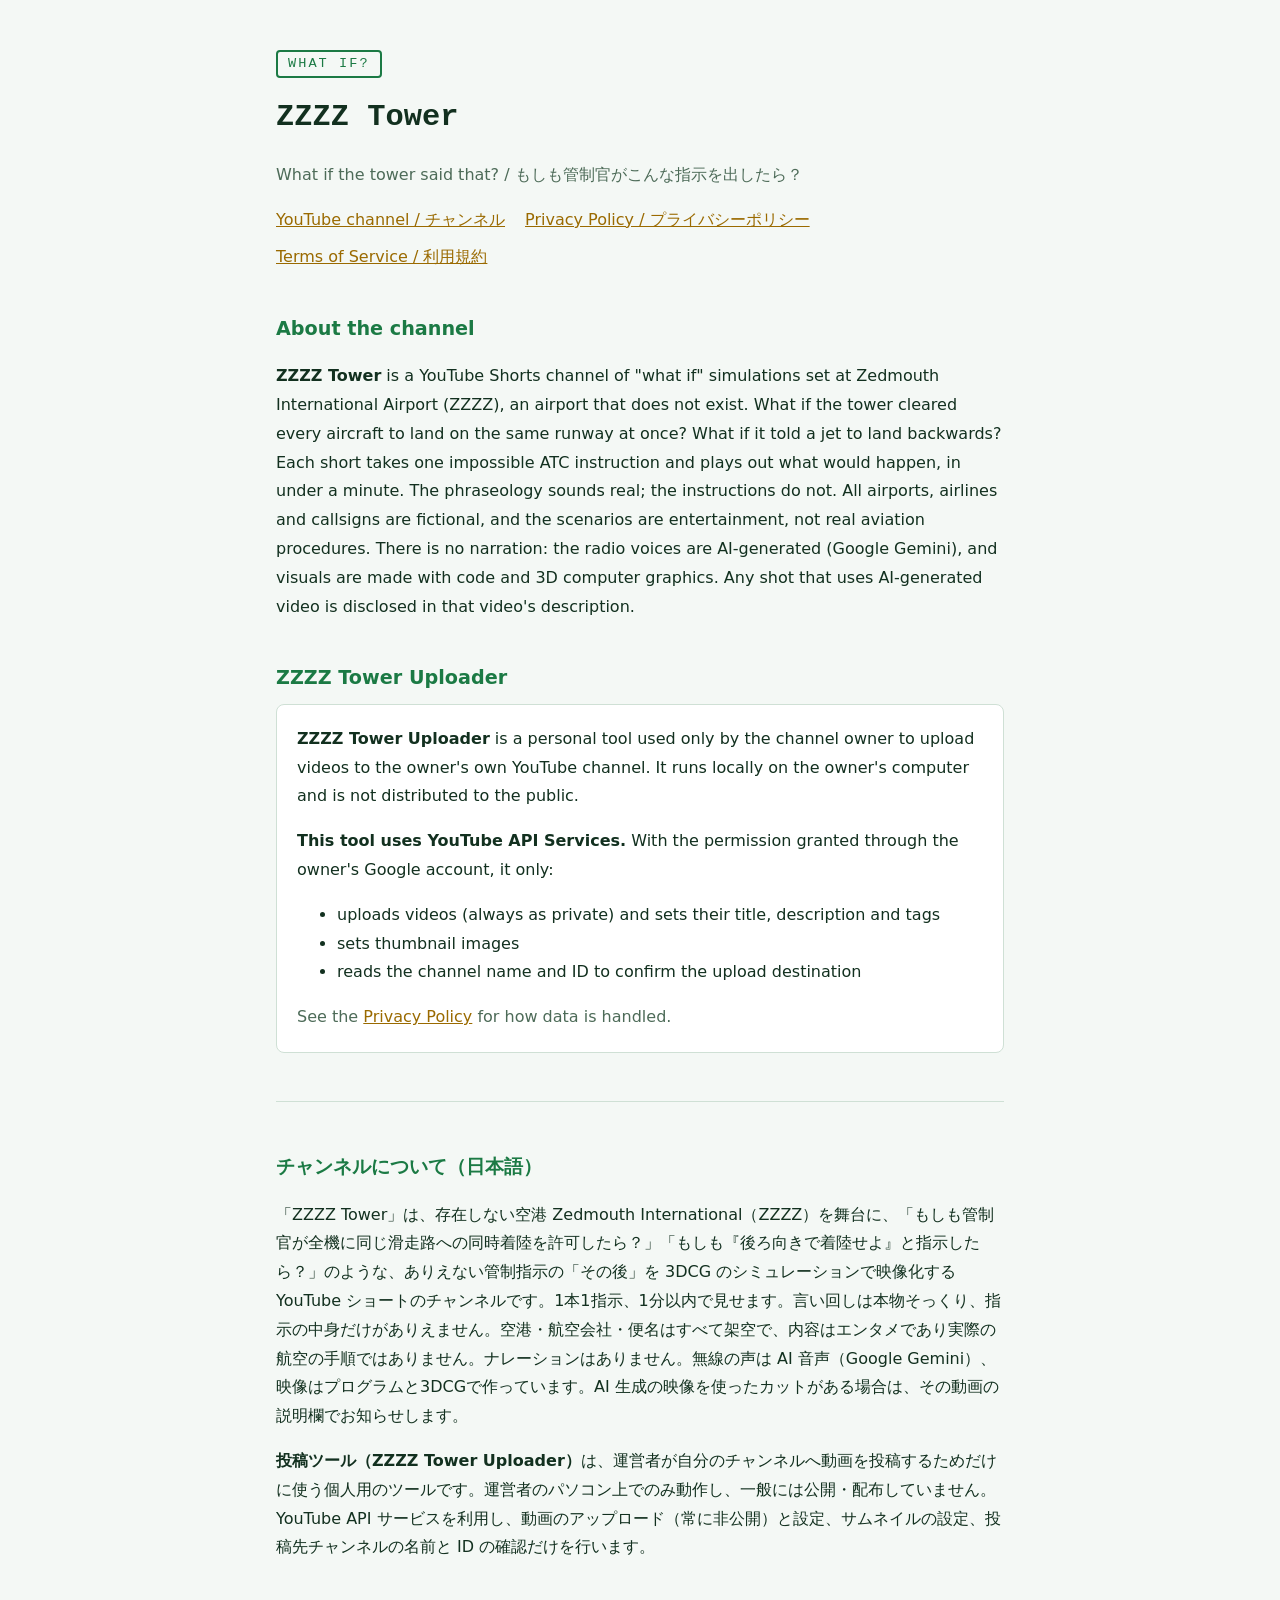
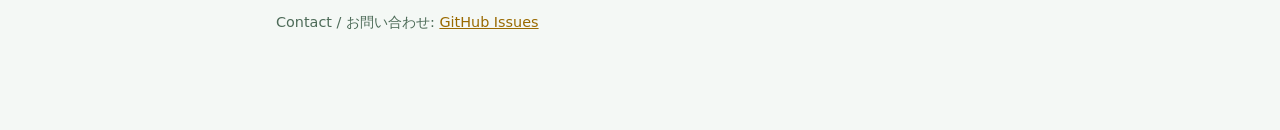
<file: index.html>
<!doctype html>
<html lang="ja">
<head>
<meta charset="utf-8">
<meta name="viewport" content="width=device-width, initial-scale=1">
<title>ZZZZ Tower</title>
<meta name="description" content="「もしも管制官がこんな指示を出したら？」を3DCGのシミュレーションで映像化するショート動画のチャンネル「ZZZZ Tower」と、その投稿ツールの案内です。">
<link rel="stylesheet" href="style.css">
</head>
<body>
<main>
  <header>
    <span class="tag">WHAT IF?</span>
    <h1>ZZZZ Tower</h1>
    <p class="muted">What if the tower said that? / もしも管制官がこんな指示を出したら？</p>
    <nav>
      <a href="https://www.youtube.com/channel/UCy1MABj9fhOf2V3Uii7LMrw">YouTube channel / チャンネル</a>
      <a href="privacy.html">Privacy Policy / プライバシーポリシー</a>
      <a href="terms.html">Terms of Service / 利用規約</a>
    </nav>
  </header>

  <h2>About the channel</h2>
  <p><strong>ZZZZ Tower</strong> is a YouTube Shorts channel of "what if" simulations set at Zedmouth International Airport (ZZZZ), an airport that does not exist. What if the tower cleared every aircraft to land on the same runway at once? What if it told a jet to land backwards? Each short takes one impossible ATC instruction and plays out what would happen, in under a minute. The phraseology sounds real; the instructions do not. All airports, airlines and callsigns are fictional, and the scenarios are entertainment, not real aviation procedures. There is no narration: the radio voices are AI-generated (Google Gemini), and visuals are made with code and 3D computer graphics. Any shot that uses AI-generated video is disclosed in that video's description.</p>

  <h2>ZZZZ Tower Uploader</h2>
  <div class="card">
    <p><strong>ZZZZ Tower Uploader</strong> is a personal tool used only by the channel owner to upload videos to the owner's own YouTube channel. It runs locally on the owner's computer and is not distributed to the public.</p>
    <p><strong>This tool uses YouTube API Services.</strong> With the permission granted through the owner's Google account, it only:</p>
    <ul>
      <li>uploads videos (always as private) and sets their title, description and tags</li>
      <li>sets thumbnail images</li>
      <li>reads the channel name and ID to confirm the upload destination</li>
    </ul>
    <p class="muted">See the <a href="privacy.html">Privacy Policy</a> for how data is handled.</p>
  </div>

  <hr>

  <h2>チャンネルについて（日本語）</h2>
  <p>「ZZZZ Tower」は、存在しない空港 Zedmouth International（ZZZZ）を舞台に、「もしも管制官が全機に同じ滑走路への同時着陸を許可したら？」「もしも『後ろ向きで着陸せよ』と指示したら？」のような、ありえない管制指示の「その後」を 3DCG のシミュレーションで映像化する YouTube ショートのチャンネルです。1本1指示、1分以内で見せます。言い回しは本物そっくり、指示の中身だけがありえません。空港・航空会社・便名はすべて架空で、内容はエンタメであり実際の航空の手順ではありません。ナレーションはありません。無線の声は AI 音声（Google Gemini）、映像はプログラムと3DCGで作っています。AI 生成の映像を使ったカットがある場合は、その動画の説明欄でお知らせします。</p>
  <p><strong>投稿ツール（ZZZZ Tower Uploader）</strong>は、運営者が自分のチャンネルへ動画を投稿するためだけに使う個人用のツールです。運営者のパソコン上でのみ動作し、一般には公開・配布していません。YouTube API サービスを利用し、動画のアップロード（常に非公開）と設定、サムネイルの設定、投稿先チャンネルの名前と ID の確認だけを行います。</p>

  <footer class="muted">
    <p>Contact / お問い合わせ: <a href="https://github.com/kyomshiro/zzzz-tower-site/issues">GitHub Issues</a></p>
  </footer>
</main>
</body>
</html>
</file>
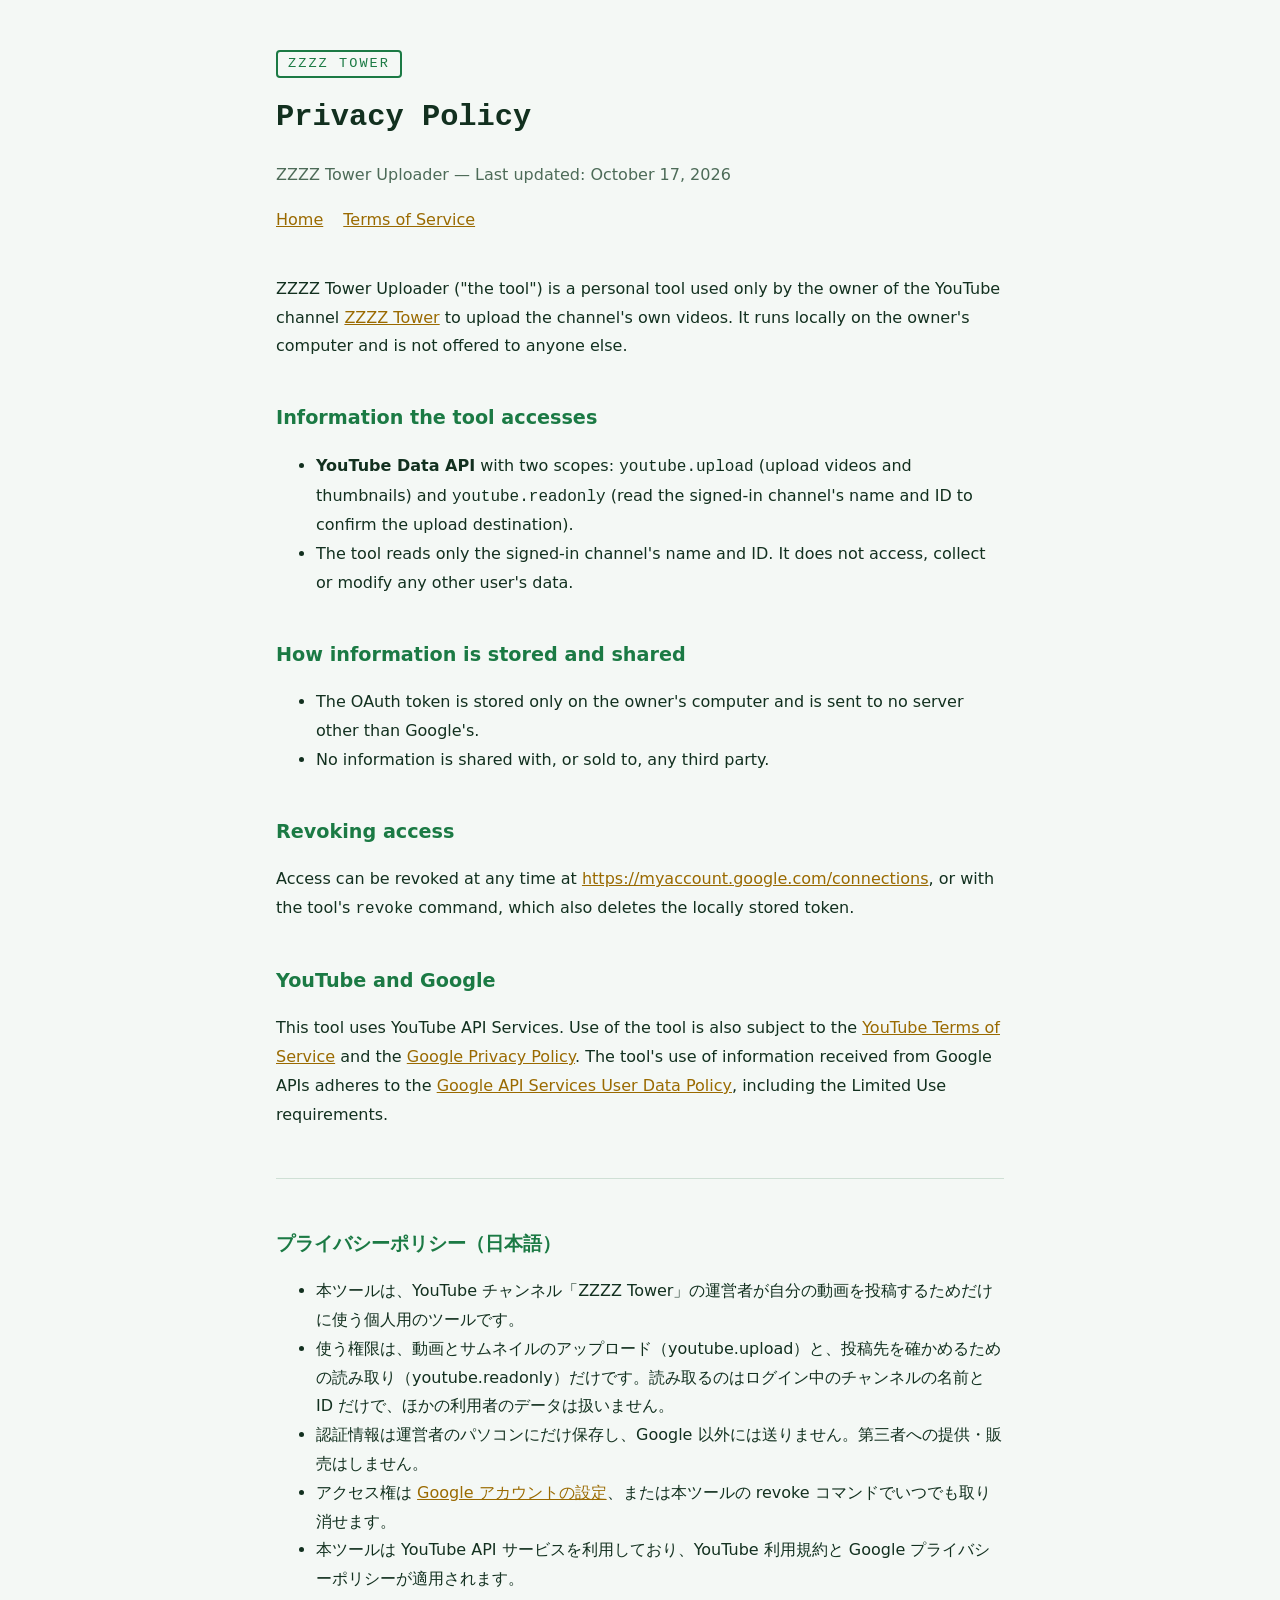
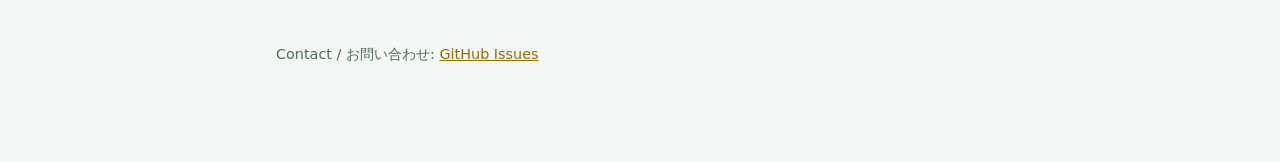
<file: privacy.html>
<!doctype html>
<html lang="en">
<head>
<meta charset="utf-8">
<meta name="viewport" content="width=device-width, initial-scale=1">
<title>Privacy Policy — ZZZZ Tower Uploader</title>
<link rel="stylesheet" href="style.css">
</head>
<body>
<main>
  <header>
    <span class="tag">ZZZZ TOWER</span>
    <h1>Privacy Policy</h1>
    <p class="muted">ZZZZ Tower Uploader — Last updated: October 17, 2026</p>
    <nav><a href="index.html">Home</a><a href="terms.html">Terms of Service</a></nav>
  </header>

  <p>ZZZZ Tower Uploader ("the tool") is a personal tool used only by the owner of the YouTube channel <a href="https://www.youtube.com/channel/UCy1MABj9fhOf2V3Uii7LMrw">ZZZZ Tower</a> to upload the channel's own videos. It runs locally on the owner's computer and is not offered to anyone else.</p>

  <h2>Information the tool accesses</h2>
  <ul>
    <li><strong>YouTube Data API</strong> with two scopes: <code>youtube.upload</code> (upload videos and thumbnails) and <code>youtube.readonly</code> (read the signed-in channel's name and ID to confirm the upload destination).</li>
    <li>The tool reads only the signed-in channel's name and ID. It does not access, collect or modify any other user's data.</li>
  </ul>

  <h2>How information is stored and shared</h2>
  <ul>
    <li>The OAuth token is stored only on the owner's computer and is sent to no server other than Google's.</li>
    <li>No information is shared with, or sold to, any third party.</li>
  </ul>

  <h2>Revoking access</h2>
  <p>Access can be revoked at any time at <a href="https://myaccount.google.com/connections">https://myaccount.google.com/connections</a>, or with the tool's <code>revoke</code> command, which also deletes the locally stored token.</p>

  <h2>YouTube and Google</h2>
  <p>This tool uses YouTube API Services. Use of the tool is also subject to the <a href="https://www.youtube.com/t/terms">YouTube Terms of Service</a> and the <a href="https://policies.google.com/privacy">Google Privacy Policy</a>. The tool's use of information received from Google APIs adheres to the <a href="https://developers.google.com/terms/api-services-user-data-policy">Google API Services User Data Policy</a>, including the Limited Use requirements.</p>

  <hr>

  <h2>プライバシーポリシー（日本語）</h2>
  <ul>
    <li>本ツールは、YouTube チャンネル「ZZZZ Tower」の運営者が自分の動画を投稿するためだけに使う個人用のツールです。</li>
    <li>使う権限は、動画とサムネイルのアップロード（youtube.upload）と、投稿先を確かめるための読み取り（youtube.readonly）だけです。読み取るのはログイン中のチャンネルの名前と ID だけで、ほかの利用者のデータは扱いません。</li>
    <li>認証情報は運営者のパソコンにだけ保存し、Google 以外には送りません。第三者への提供・販売はしません。</li>
    <li>アクセス権は <a href="https://myaccount.google.com/connections">Google アカウントの設定</a>、または本ツールの revoke コマンドでいつでも取り消せます。</li>
    <li>本ツールは YouTube API サービスを利用しており、YouTube 利用規約と Google プライバシーポリシーが適用されます。</li>
  </ul>

  <footer class="muted"><p>Contact / お問い合わせ: <a href="https://github.com/kyomshiro/zzzz-tower-site/issues">GitHub Issues</a></p></footer>
</main>
</body>
</html>
</file>
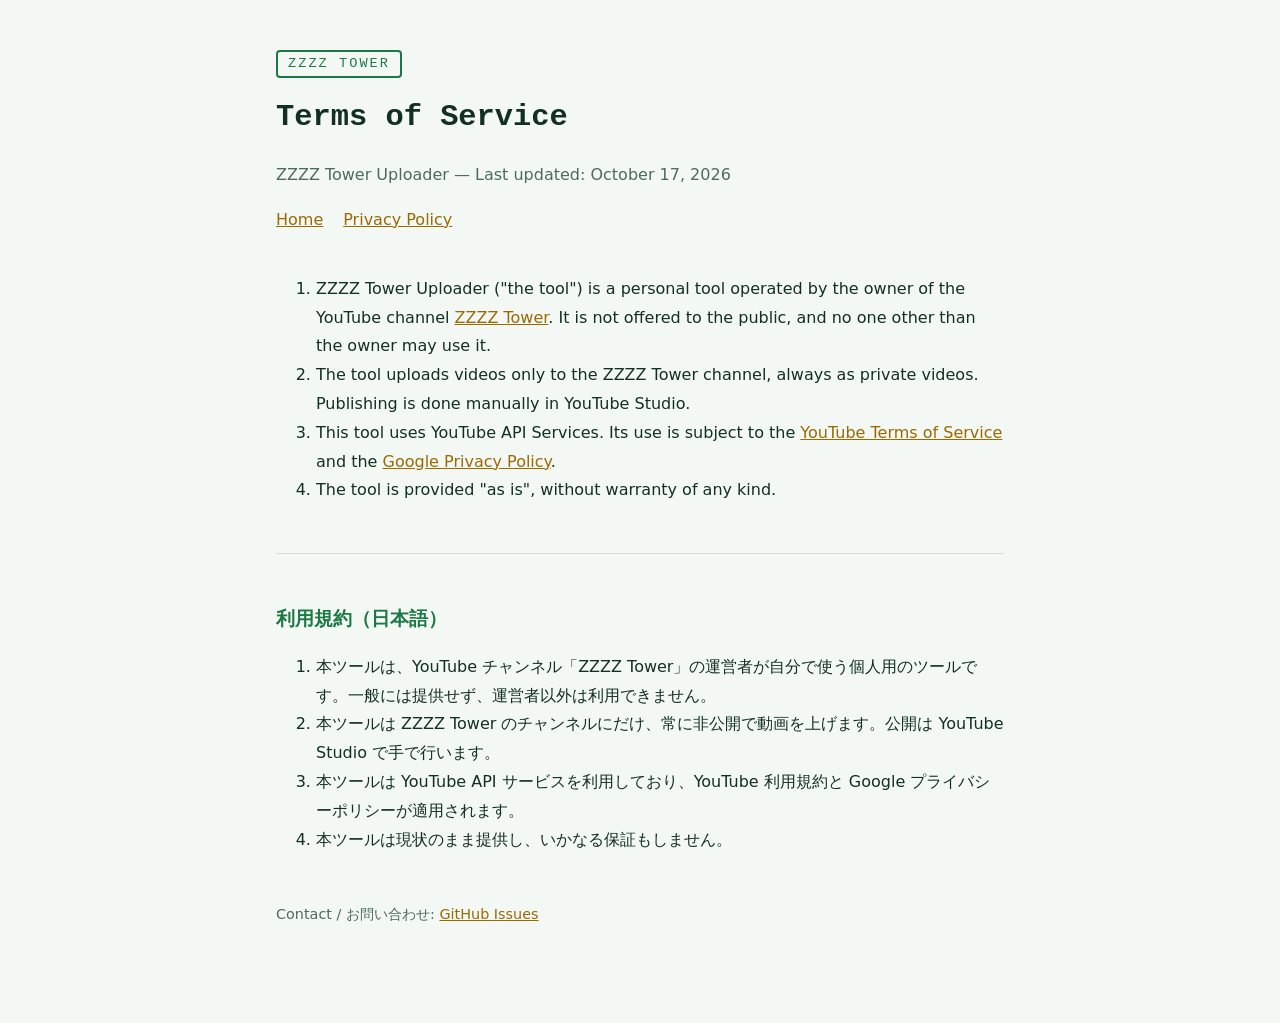
<file: terms.html>
<!doctype html>
<html lang="en">
<head>
<meta charset="utf-8">
<meta name="viewport" content="width=device-width, initial-scale=1">
<title>Terms of Service — ZZZZ Tower Uploader</title>
<link rel="stylesheet" href="style.css">
</head>
<body>
<main>
  <header>
    <span class="tag">ZZZZ TOWER</span>
    <h1>Terms of Service</h1>
    <p class="muted">ZZZZ Tower Uploader — Last updated: October 17, 2026</p>
    <nav><a href="index.html">Home</a><a href="privacy.html">Privacy Policy</a></nav>
  </header>

  <ol>
    <li>ZZZZ Tower Uploader ("the tool") is a personal tool operated by the owner of the YouTube channel <a href="https://www.youtube.com/channel/UCy1MABj9fhOf2V3Uii7LMrw">ZZZZ Tower</a>. It is not offered to the public, and no one other than the owner may use it.</li>
    <li>The tool uploads videos only to the ZZZZ Tower channel, always as private videos. Publishing is done manually in YouTube Studio.</li>
    <li>This tool uses YouTube API Services. Its use is subject to the <a href="https://www.youtube.com/t/terms">YouTube Terms of Service</a> and the <a href="https://policies.google.com/privacy">Google Privacy Policy</a>.</li>
    <li>The tool is provided "as is", without warranty of any kind.</li>
  </ol>

  <hr>

  <h2>利用規約（日本語）</h2>
  <ol>
    <li>本ツールは、YouTube チャンネル「ZZZZ Tower」の運営者が自分で使う個人用のツールです。一般には提供せず、運営者以外は利用できません。</li>
    <li>本ツールは ZZZZ Tower のチャンネルにだけ、常に非公開で動画を上げます。公開は YouTube Studio で手で行います。</li>
    <li>本ツールは YouTube API サービスを利用しており、YouTube 利用規約と Google プライバシーポリシーが適用されます。</li>
    <li>本ツールは現状のまま提供し、いかなる保証もしません。</li>
  </ol>

  <footer class="muted"><p>Contact / お問い合わせ: <a href="https://github.com/kyomshiro/zzzz-tower-site/issues">GitHub Issues</a></p></footer>
</main>
</body>
</html>
</file>
<file: style.css>
:root {
  --bg: #04100a;
  --panel: #0b1f14;
  --text: #dff7e7;
  --muted: #7fa58c;
  --accent: #8dffb4;
  --amber: #ffcf6a;
  --line: #1f4a30;
}
@media (prefers-color-scheme: light) {
  :root:not([data-theme="dark"]) {
    --bg: #f4f8f5;
    --panel: #ffffff;
    --text: #12301f;
    --muted: #4d6b58;
    --accent: #1b7a44;
    --amber: #9a6a00;
    --line: #cfe0d5;
  }
}
* { box-sizing: border-box; }
body {
  margin: 0;
  background: var(--bg);
  color: var(--text);
  font-family: "BIZ UDPGothic", "Hiragino Sans", "Yu Gothic UI", system-ui, sans-serif;
  line-height: 1.8;
}
main { max-width: 760px; margin: 0 auto; padding: 48px 16px 80px; }
header { margin-bottom: 40px; }
.tag {
  display: inline-block;
  border: 2px solid var(--accent);
  color: var(--accent);
  border-radius: 4px;
  padding: 0 10px;
  font-family: Consolas, "Courier New", monospace;
  letter-spacing: 0.15em;
  font-size: 0.85rem;
}
h1 { font-size: 1.9rem; margin: 12px 0 4px; font-family: Consolas, "Courier New", monospace; }
h2 { font-size: 1.2rem; margin: 40px 0 8px; color: var(--accent); }
a { color: var(--amber); }
nav { display: flex; flex-wrap: wrap; gap: 8px 20px; margin-top: 16px; }
.card { background: var(--panel); border: 1px solid var(--line); border-radius: 8px; padding: 4px 20px; }
.muted { color: var(--muted); }
hr { border: 0; border-top: 1px solid var(--line); margin: 48px 0; }
footer { margin-top: 48px; font-size: 0.9rem; }
code { font-family: Consolas, "Courier New", monospace; }
</file>
